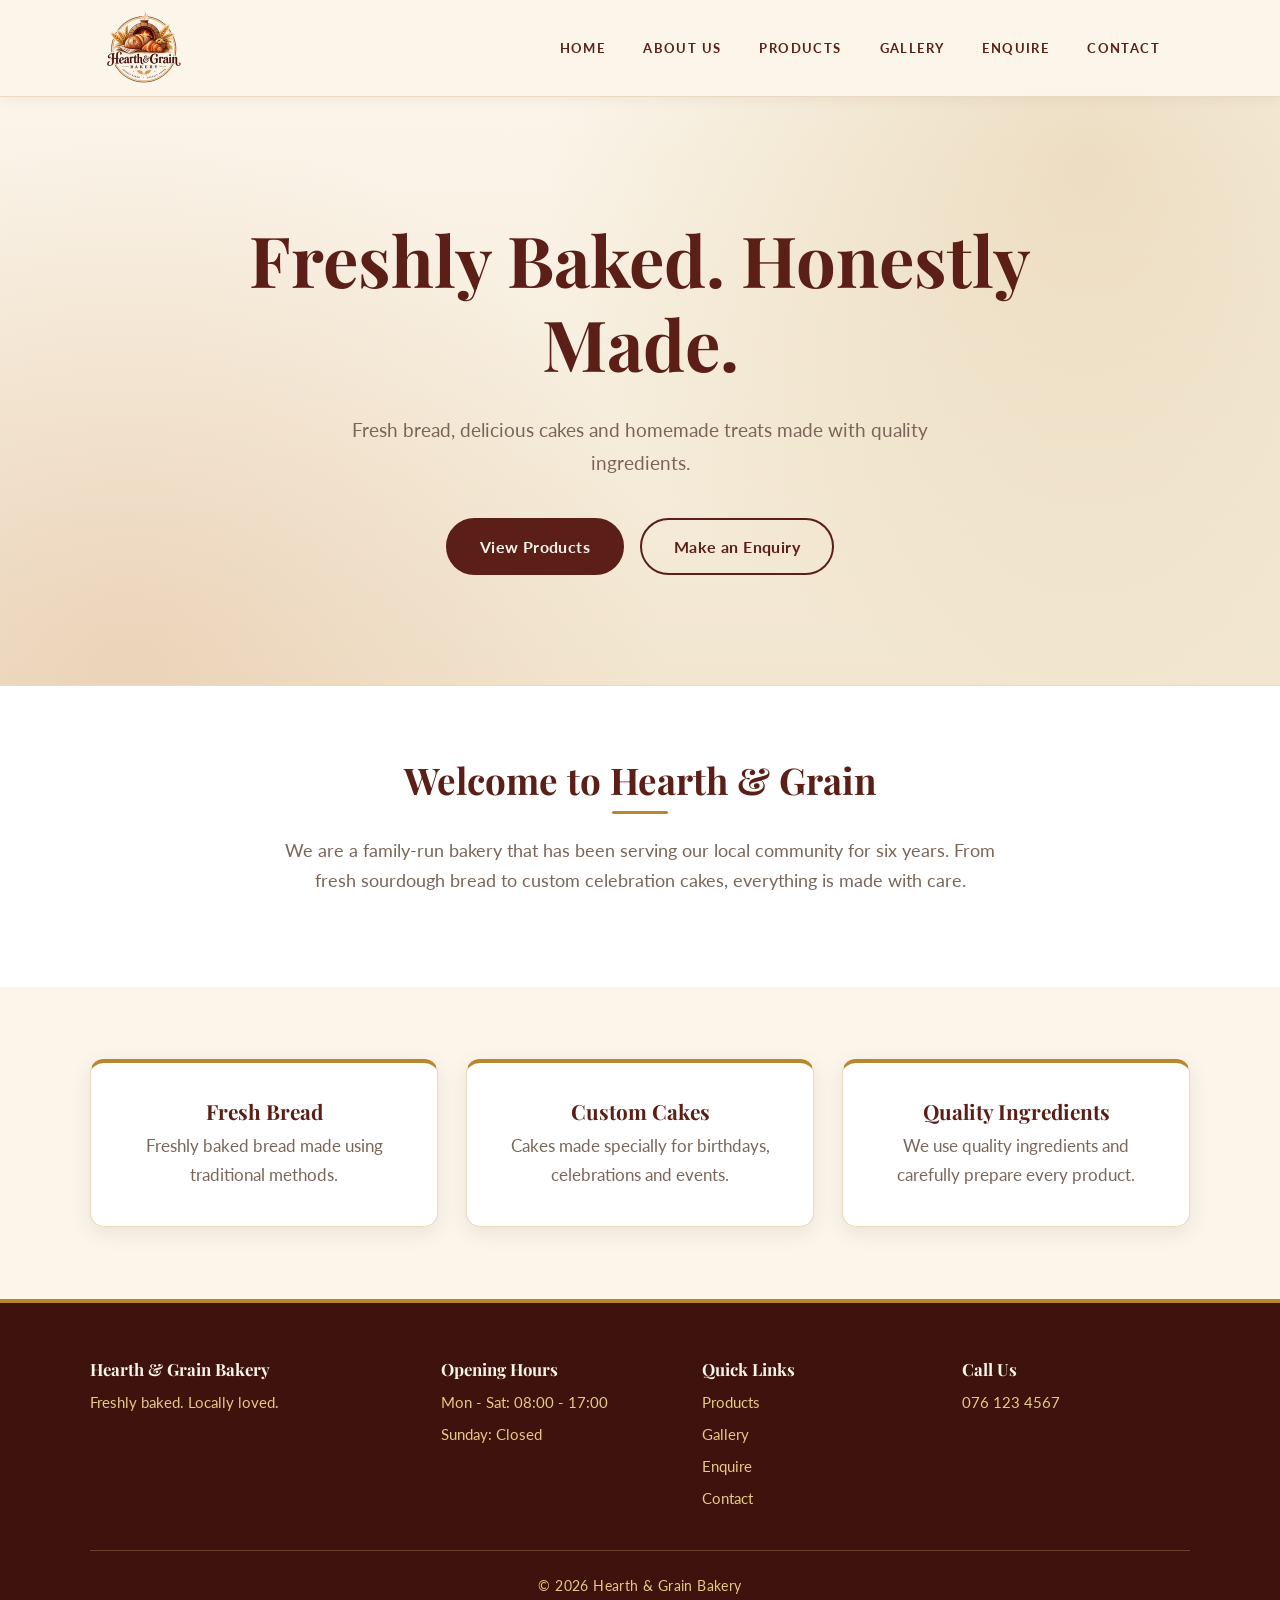
<file: index.html>
<!DOCTYPE html>
<html lang="en">
<head>
    <meta charset="UTF-8">
    <meta name="viewport" content="width=device-width, initial-scale=1.0">

    <title>Hearth &amp; Grain Bakery | Fresh Sourdough &amp; Custom Cakes in Polokwane</title>
    <meta name="description" content="Family-run bakery baking fresh sourdough, croissants, muffins and custom celebration cakes for six years. Browse our products or make an enquiry.">
    <meta name="keywords" content="bakery, sourdough bread, custom cakes, fresh baked goods, family bakery, Polokwane bakery, Hearth and Grain">
    <meta name="theme-color" content="#443d3a">
    <meta property="og:type" content="website">
    <meta property="og:title" content="Hearth &amp; Grain Bakery | Fresh Sourdough &amp; Custom Cakes in Polokwane">
    <meta property="og:description" content="Family-run bakery baking fresh sourdough, croissants, muffins and custom celebration cakes for six years. Browse our products or make an enquiry.">

    <link rel="stylesheet" href="css/style.css">
    <link rel="icon" type="image/png" href="images/hearth-grain-bakery-logo-160.png">
<script type="application/ld+json">
    {"@context":"https://schema.org","@type":"Bakery","name":"Hearth & Grain Bakery",
     "description":"Family-run bakery: fresh sourdough, pastries and custom celebration cakes.",
     "telephone":"+27761234567","openingHours":"Mo-Sa 08:00-17:00"}
    </script>
</head>

<body>

<header>
    <nav class="navbar">

       <div class="logo">
        <picture>
                <source type="image/webp" srcset="images/hearth-grain-bakery-logo-160.webp 160w, images/hearth-grain-bakery-logo-320.webp 320w" sizes="80px">
                <img src="images/hearth-grain-bakery-logo-160.png" srcset="images/hearth-grain-bakery-logo-160.png 160w, images/hearth-grain-bakery-logo-320.png 320w" sizes="80px" width="160" height="160" alt="Hearth & Grain Bakery Logo">
            </picture>
        </div>

        <button type="button" class="nav-toggle" aria-label="Open menu" aria-expanded="false" aria-controls="navLinks">&#9776;</button>

        <ul class="nav-links" id="navLinks">
            <li><a href="index.html">Home</a></li>
            <li><a href="about.html">About Us</a></li>
            <li><a href="product.html">Products</a></li>
            <li><a href="gallery.html">Gallery</a></li>
            <li><a href="enquiry.html">Enquire</a></li>
            <li><a href="contact.html">Contact</a></li>
        </ul>

    </nav>
</header>


<section class="hero">

    <div class="hero-content">

        <h1>Freshly Baked. Honestly Made.</h1>

        <p>
            Fresh bread, delicious cakes and homemade treats
            made with quality ingredients.
        </p>

        <div class="hero-buttons">
            <a href="product.html" class="button">View Products</a>
            <a href="enquiry.html" class="button secondary">Make an Enquiry</a>
        </div>

    </div>

</section>


<section class="welcome">

    <h2>Welcome to Hearth & Grain</h2>

    <p>
        We are a family-run bakery that has been serving our local
        community for six years. From fresh sourdough bread to
        custom celebration cakes, everything is made with care.
    </p>

    
</section>


<section class="features">

    <div class="feature">
        <h3>Fresh Bread</h3>
        <p>
            Freshly baked bread made using traditional methods.
        </p>
</div>

    <div class="feature">
        <h3>Custom Cakes</h3>
        <p>
            Cakes made specially for birthdays, celebrations and events.
        </p>
    </div>

    <div class="feature">
        <h3>Quality Ingredients</h3>
        <p>
            We use quality ingredients and carefully prepare every product.
        </p>
    </div>

</section>


<footer>

    <div class="footer-grid">

        <div>
            <h3>Hearth &amp; Grain Bakery</h3>
            <p>Freshly baked. Locally loved.</p>
        </div>

        <div>
            <h3>Opening Hours</h3>
            <p>Mon - Sat: 08:00 - 17:00</p>
            <p>Sunday: Closed</p>
        </div>

        <div>
            <h3>Quick Links</h3>
            <ul>
                <li><a href="product.html">Products</a></li>
                <li><a href="gallery.html">Gallery</a></li>
                <li><a href="enquiry.html">Enquire</a></li>
                <li><a href="contact.html">Contact</a></li>
            </ul>
        </div>

        <div>
            <h3>Call Us</h3>
            <p><a href="tel:+27761234567">076 123 4567</a></p>
        </div>

    </div>

    <p class="copyright">&copy; 2026 Hearth &amp; Grain Bakery</p>

</footer>

<script src="js/script.js"></script>

</body>
</html>
</file>
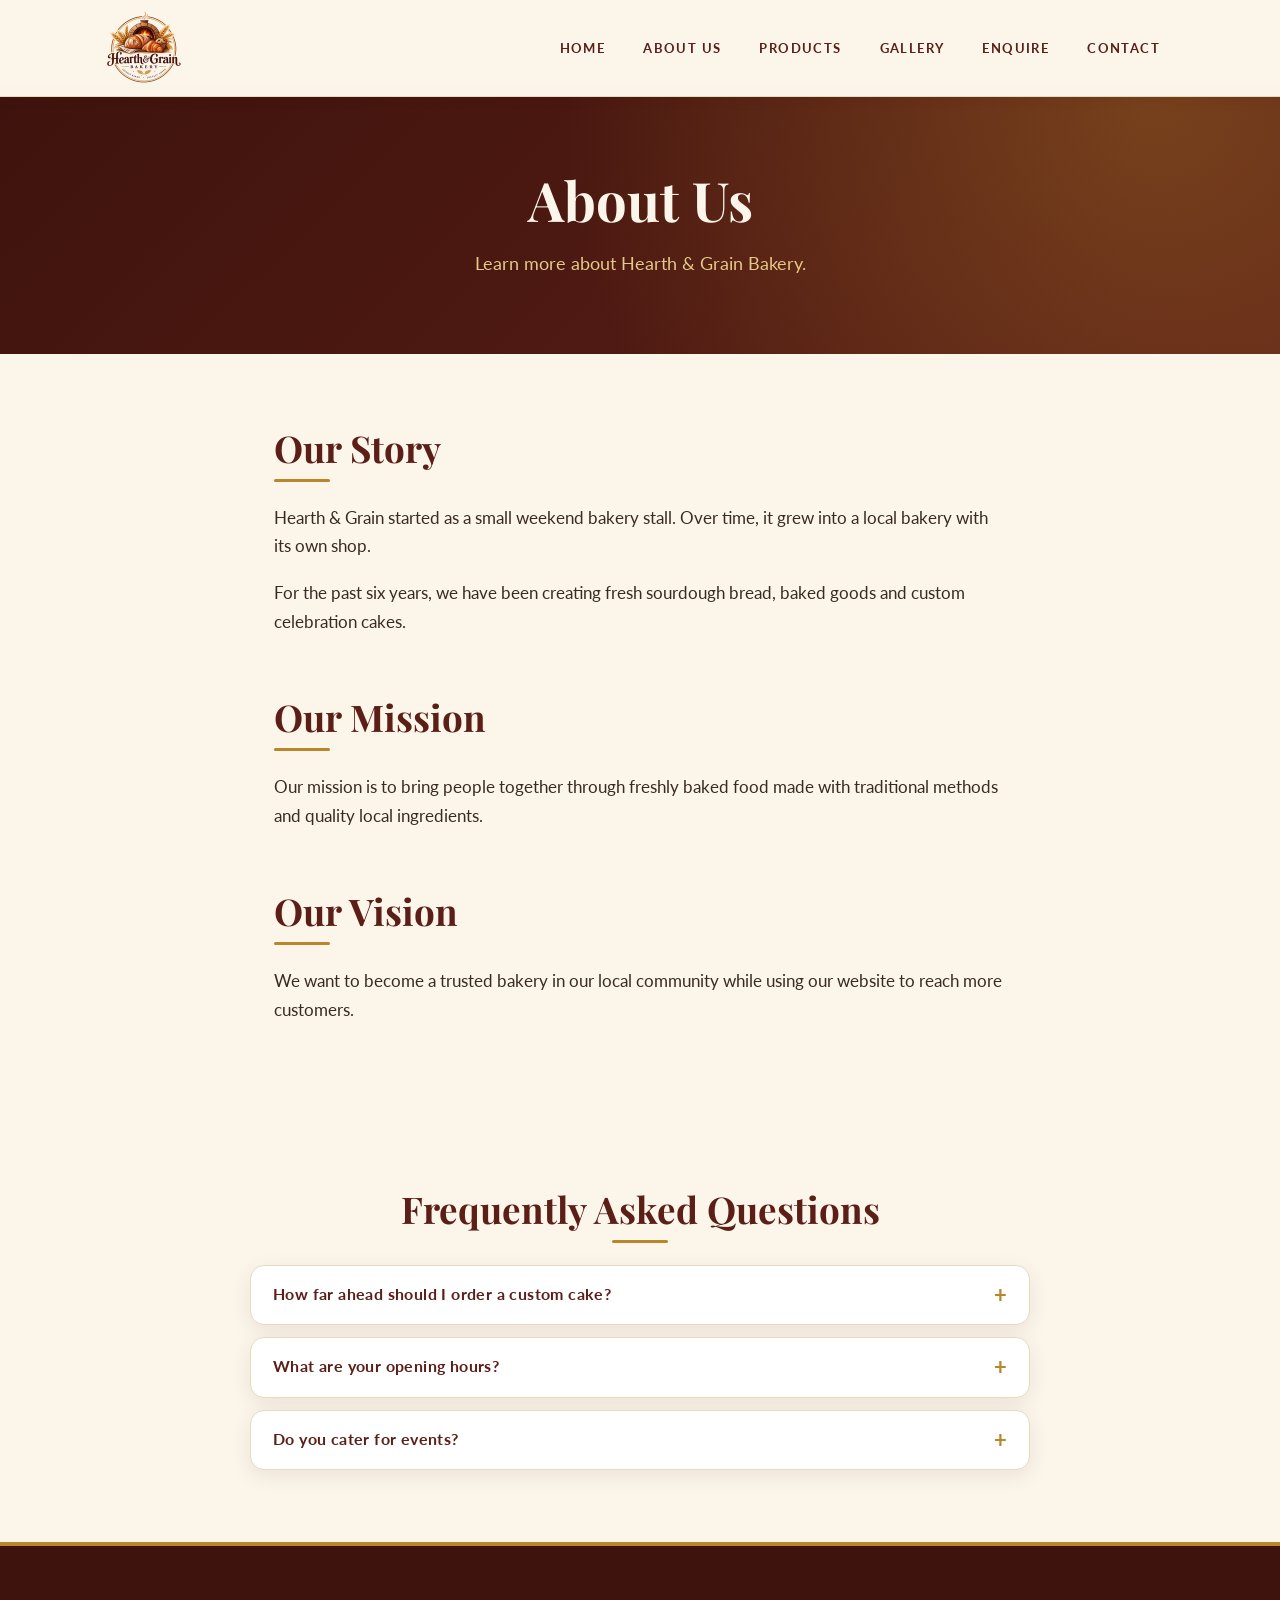
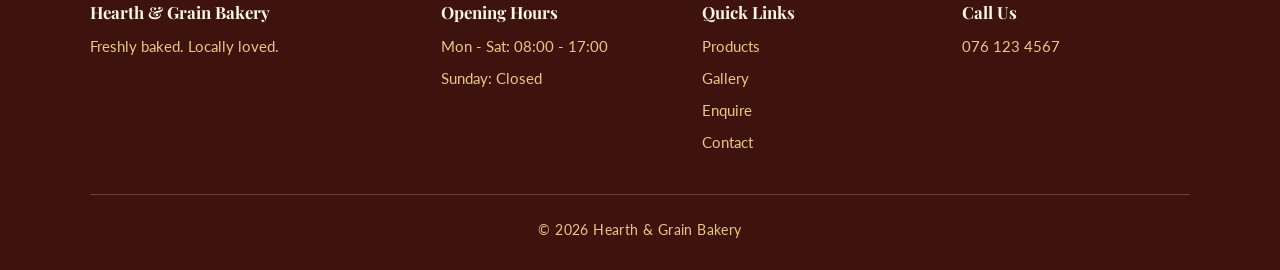
<file: about.html>
<!DOCTYPE html>
<html lang="en">
<head>
    <meta charset="UTF-8">
    <meta name="viewport" content="width=device-width, initial-scale=1.0">

    <title>About Us | Hearth &amp; Grain Bakery - Family-Run Local Bakery</title>
    <meta name="description" content="Learn how Hearth &amp; Grain grew from a weekend bakery stall into a local shop baking traditional sourdough and custom cakes with quality local ingredients.">
    <meta name="keywords" content="about Hearth and Grain, family bakery, bakery story, traditional baking, local ingredients, Polokwane bakery">
    <meta name="theme-color" content="#443d3a">
    <meta property="og:type" content="website">
    <meta property="og:title" content="About Us | Hearth &amp; Grain Bakery - Family-Run Local Bakery">
    <meta property="og:description" content="Learn how Hearth &amp; Grain grew from a weekend bakery stall into a local shop baking traditional sourdough and custom cakes with quality local ingredients.">

    <link rel="stylesheet" href="css/style.css">
    <link rel="icon" type="image/png" href="images/hearth-grain-bakery-logo-160.png">
</head>

<body>

<header>
    <nav class="navbar">

         <div class="logo">
            <picture>
                <source type="image/webp" srcset="images/hearth-grain-bakery-logo-160.webp 160w, images/hearth-grain-bakery-logo-320.webp 320w" sizes="80px">
                <img src="images/hearth-grain-bakery-logo-160.png" srcset="images/hearth-grain-bakery-logo-160.png 160w, images/hearth-grain-bakery-logo-320.png 320w" sizes="80px" width="160" height="160" alt="Hearth & Grain Bakery">
            </picture>
        </div>

        <button type="button" class="nav-toggle" aria-label="Open menu" aria-expanded="false" aria-controls="navLinks">&#9776;</button>

        <ul class="nav-links" id="navLinks">
            <li><a href="index.html">Home</a></li>
            <li><a href="about.html">About Us</a></li>
            <li><a href="product.html">Products</a></li>
            <li><a href="gallery.html">Gallery</a></li>
            <li><a href="enquiry.html">Enquire</a></li>
            <li><a href="contact.html">Contact</a></li>
        </ul>

    </nav>
</header>


<section class="page-header">

    <h1>About Us</h1>

    <p>
        Learn more about Hearth & Grain Bakery.
    </p>

</section>


<section class="content">

    <h2>Our Story</h2>

    <p>
        Hearth & Grain started as a small weekend bakery stall.
        Over time, it grew into a local bakery with its own shop.
    </p>

    <p>
        For the past six years, we have been creating fresh
        sourdough bread, baked goods and custom celebration cakes.
    </p>


    <h2>Our Mission</h2>

    <p>
        Our mission is to bring people together through freshly
        baked food made with traditional methods and quality
        local ingredients.
    </p>


    <h2>Our Vision</h2>

    <p>
        We want to become a trusted bakery in our local community
        while using our website to reach more customers.
    </p>

</section>


<section class="faq">

    <h2>Frequently Asked Questions</h2>

    <div class="accordion">
        <button type="button" class="accordion-btn" aria-expanded="false">How far ahead should I order a custom cake?</button>
        <div class="accordion-panel"><p>We ask for at least 5 days' notice for custom cakes, and a little longer for large or wedding cakes.</p></div>

        <button type="button" class="accordion-btn" aria-expanded="false">What are your opening hours?</button>
        <div class="accordion-panel"><p>We are open Monday to Saturday, 08:00 - 17:00, and closed on Sundays.</p></div>

        <button type="button" class="accordion-btn" aria-expanded="false">Do you cater for events?</button>
        <div class="accordion-panel"><p>Yes. Catering starts at 10 people and needs 7 days' notice. Use the enquiry form for an instant estimate.</p></div>
    </div>

</section>


<footer>

    <div class="footer-grid">

        <div>
            <h3>Hearth &amp; Grain Bakery</h3>
            <p>Freshly baked. Locally loved.</p>
        </div>

        <div>
            <h3>Opening Hours</h3>
            <p>Mon - Sat: 08:00 - 17:00</p>
            <p>Sunday: Closed</p>
        </div>

        <div>
            <h3>Quick Links</h3>
            <ul>
                <li><a href="product.html">Products</a></li>
                <li><a href="gallery.html">Gallery</a></li>
                <li><a href="enquiry.html">Enquire</a></li>
                <li><a href="contact.html">Contact</a></li>
            </ul>
        </div>

        <div>
            <h3>Call Us</h3>
            <p><a href="tel:+27761234567">076 123 4567</a></p>
        </div>

    </div>

    <p class="copyright">&copy; 2026 Hearth &amp; Grain Bakery</p>

</footer>

<script src="js/script.js"></script>

</body>
</html>
</file>
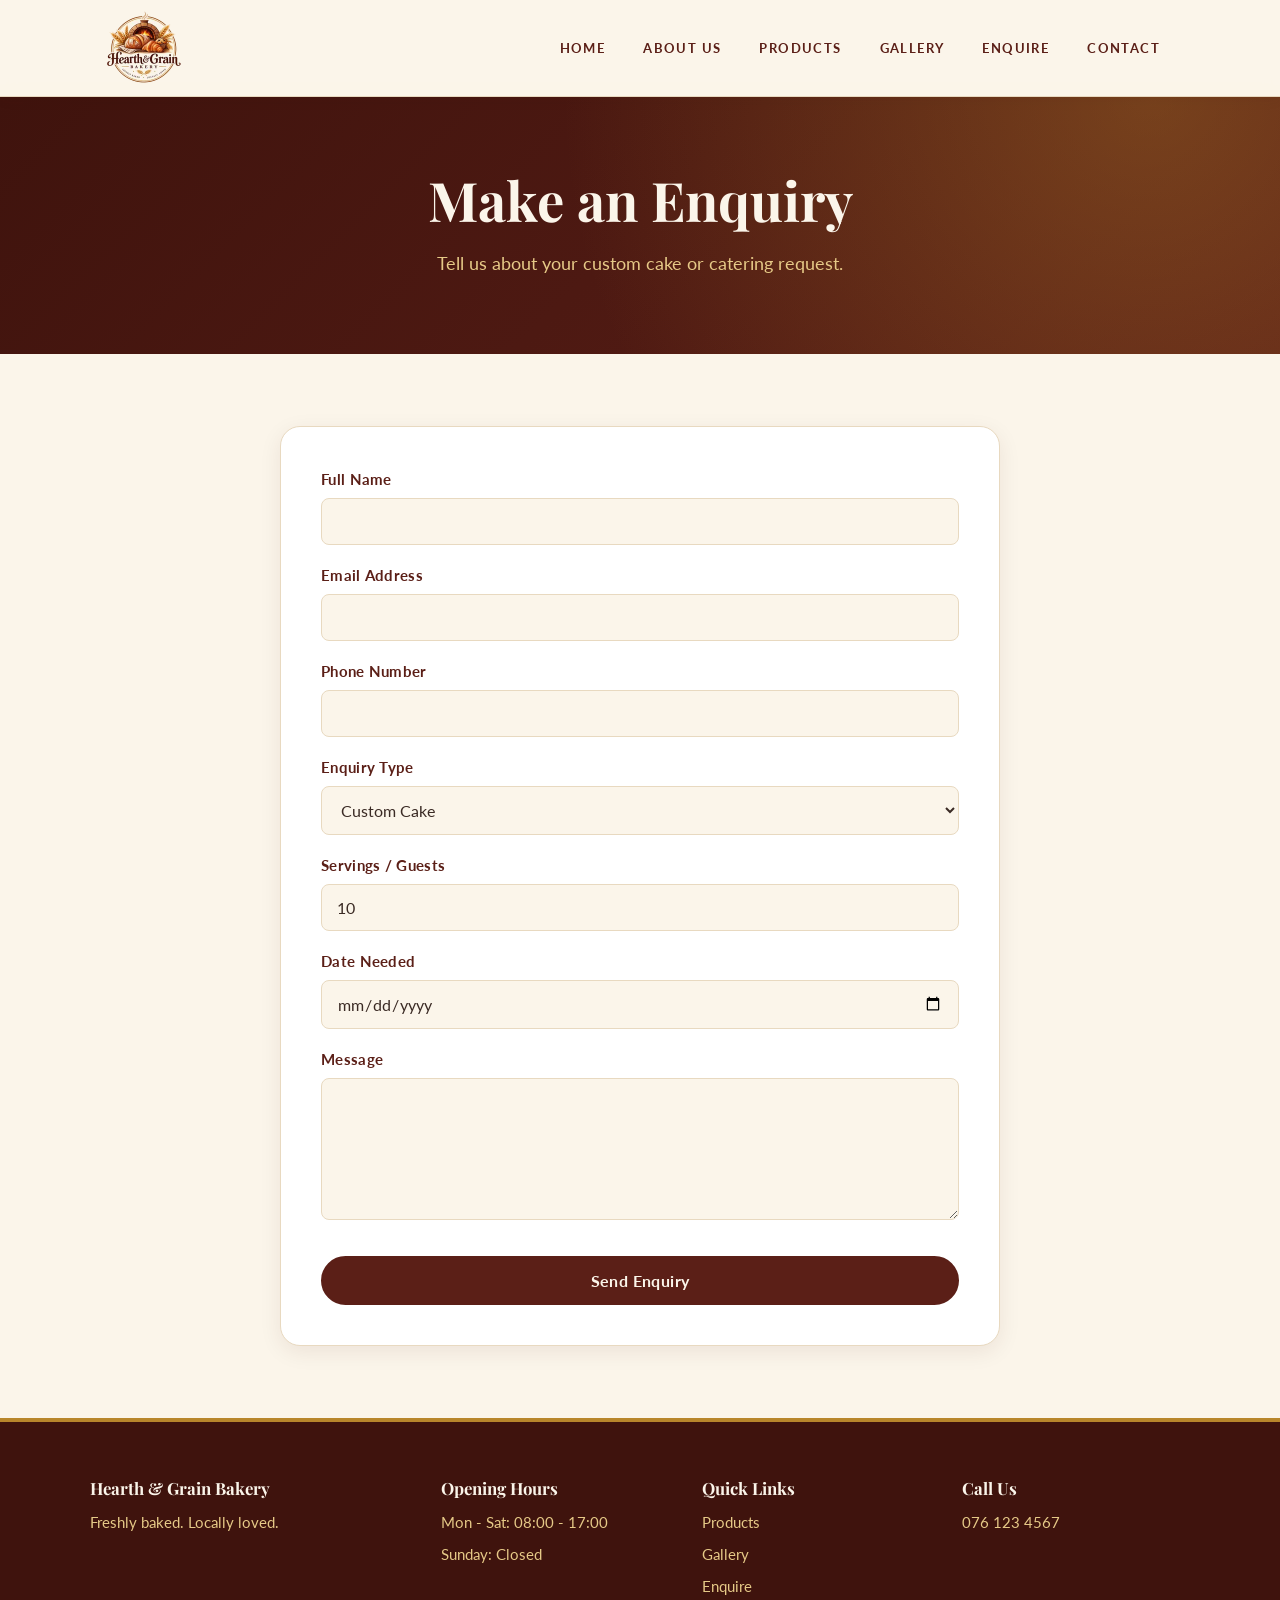
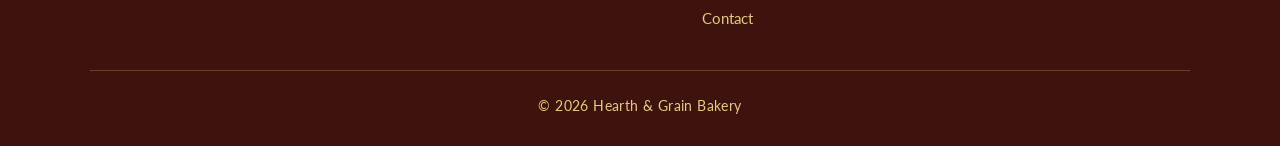
<file: enquiry.html>
<!DOCTYPE html>
<html lang="en">

<head>

    <meta charset="UTF-8">

    <meta name="viewport"
          content="width=device-width, initial-scale=1.0">

    <title>Custom Cake &amp; Catering Enquiry | Hearth &amp; Grain Bakery</title>
    <meta name="description" content="Enquire about a custom celebration cake or catering order. Get an instant cost estimate and availability check.">
    <meta name="keywords" content="custom cake enquiry, catering enquiry, birthday cakes, wedding cakes, celebration cakes, bakery catering">
    <meta name="theme-color" content="#443d3a">
    <meta property="og:type" content="website">
    <meta property="og:title" content="Custom Cake &amp; Catering Enquiry | Hearth &amp; Grain Bakery">
    <meta property="og:description" content="Enquire about a custom celebration cake or catering order. Get an instant cost estimate and availability check.">

    <link rel="stylesheet" href="css/style.css">
    <link rel="icon" type="image/png" href="images/hearth-grain-bakery-logo-160.png">

</head>

<body>

<header>

    <nav class="navbar">

        <div class="logo">
           <picture>
                <source type="image/webp" srcset="images/hearth-grain-bakery-logo-160.webp 160w, images/hearth-grain-bakery-logo-320.webp 320w" sizes="80px">
                <img src="images/hearth-grain-bakery-logo-160.png" srcset="images/hearth-grain-bakery-logo-160.png 160w, images/hearth-grain-bakery-logo-320.png 320w" sizes="80px" width="160" height="160" alt="Hearth & Grain Bakery">
            </picture>
        </div>

        <button type="button" class="nav-toggle" aria-label="Open menu" aria-expanded="false" aria-controls="navLinks">&#9776;</button>

        <ul class="nav-links" id="navLinks">

            <li><a href="index.html">Home</a></li>

            <li><a href="about.html">About Us</a></li>

            <li><a href="product.html">Products</a></li>

            <li><a href="gallery.html">Gallery</a></li>
            <li><a href="enquiry.html">Enquire</a></li>

            <li><a href="contact.html">Contact</a></li>

        </ul>

    </nav>

</header>


<section class="page-header">

    <h1>Make an Enquiry</h1>

    <p>
        Tell us about your custom cake or catering request.
    </p>

</section>


<section class="form-section">

    <form id="enquiryForm" action="https://formspree.io/f/YOUR_FORM_ID" method="post" novalidate>

        <label for="name">Full Name</label>

        <input type="text"
               id="name"
               name="name"
               required>


        <label for="email">Email Address</label>

        <input type="email"
               id="email"
               name="email"
               required>


        <label for="phone">Phone Number</label>

        <input type="tel"
               id="phone"
               name="phone">


        <label for="type">Enquiry Type</label>

        <select id="type" name="type">

            <option value="cake">
                Custom Cake
            </option>

            <option value="catering">
                Catering
            </option>

            <option value="other">
                Other
            </option>

        </select>


        <label for="quantity">Servings / Guests</label>

        <input type="number" id="quantity" name="quantity" min="1" max="500" value="10">


        <label for="date">Date Needed</label>

        <input type="date" id="date" name="date">


        <label for="message">Message</label>

        <textarea id="message"
                  name="message"
                  rows="6"
                  required></textarea>


        <button type="submit" class="button">
            Send Enquiry
        </button>

    </form>

    <div id="enquiryResult" class="result-box" aria-live="polite"></div>

</section>


<footer>

    <div class="footer-grid">

        <div>
            <h3>Hearth &amp; Grain Bakery</h3>
            <p>Freshly baked. Locally loved.</p>
        </div>

        <div>
            <h3>Opening Hours</h3>
            <p>Mon - Sat: 08:00 - 17:00</p>
            <p>Sunday: Closed</p>
        </div>

        <div>
            <h3>Quick Links</h3>
            <ul>
                <li><a href="product.html">Products</a></li>
                <li><a href="gallery.html">Gallery</a></li>
                <li><a href="enquiry.html">Enquire</a></li>
                <li><a href="contact.html">Contact</a></li>
            </ul>
        </div>

        <div>
            <h3>Call Us</h3>
            <p><a href="tel:+27761234567">076 123 4567</a></p>
        </div>

    </div>

    <p class="copyright">&copy; 2026 Hearth &amp; Grain Bakery</p>

</footer>

<script src="js/script.js"></script>

</body>

</html>
</file>
<file: css/style.css>
/*
=========================================================
HEARTH & GRAIN BAKERY - style.css
Built for: index, about, product, gallery, enquiry, contact
Palette taken from the logo: deep brown, wheat gold, cream
=========================================================

CONTENTS
 0. Fonts & theme variables      9. Cards: features / products
 1. Reset & base                10. Page headers & content pages
 2. Typography                  11. Forms, errors & results
 3. Layout helpers              12. Accordion (FAQ)
 4. Buttons                     13. Gallery & lightbox
 5. Header & navigation         14. Map
 6. Hero                        15. Footer
 7. Section backgrounds         16. Animations & accessibility
 8. Welcome / custom cake CTA   17. Responsive (tablet / phone)
*/

/* --------------------------------------
0. FONTS & THEME VARIABLES
-------------------------------------- */
@import url("https://fonts.googleapis.com/css2?family=Lato:wght@400;700&family=Playfair+Display:wght@500;700&display=swap");

:root {
    --maroon: #5b1f17;          /* logo lettering */
    --maroon-dark: #3f130d;
    --gold: #b8862b;            /* wheat */
    --gold-light: #e6c987;
    --terracotta: #c97c4b;      /* matches the product page */
    --cream: #fbf5ea;
    --cream-deep: #f2e6d0;
    --white: #ffffff;
    --text: #3a2a24;
    --text-soft: #7a6558;
    --border: #e8d9c0;
    --error: #b3261e;
    --success: #2e7d32;

    --shadow-soft: 0 6px 22px rgba(63, 19, 13, 0.08);
    --shadow-lift: 0 14px 34px rgba(63, 19, 13, 0.16);
    --radius-sm: 8px;
    --radius-md: 14px;
    --radius-lg: 20px;

    --font-display: "Playfair Display", Georgia, "Times New Roman", serif;
    --font-body: "Lato", "Segoe UI", Arial, sans-serif;

    /* side padding that keeps content inside a 1100px column */
    --gutter: max(5%, calc((100% - 1100px) / 2));
}

/* --------------------------------------
1. RESET & BASE
-------------------------------------- */
*,
*::before,
*::after {
    box-sizing: border-box;
}

html {
    scroll-behavior: smooth;
}

body {
    margin: 0;
    font-family: var(--font-body);
    font-size: 1.05rem;
    line-height: 1.7;
    color: var(--text);
    background-color: var(--cream);
    -webkit-font-smoothing: antialiased;
}

img,
video {
    max-width: 100%;
    height: auto;
}

ul {
    list-style: none;
    margin: 0;
    padding: 0;
}

::selection {
    background: var(--gold-light);
    color: var(--maroon-dark);
}

/* --------------------------------------
2. TYPOGRAPHY
-------------------------------------- */
h1,
h2,
h3 {
    font-family: var(--font-display);
    color: var(--maroon);
    line-height: 1.2;
    margin: 0 0 0.6em;
}

h1 { font-size: clamp(2.2rem, 5vw, 3.4rem); }
h2 { font-size: clamp(1.7rem, 3.4vw, 2.3rem); }
h3 { font-size: 1.3rem; }

/* small gold rule under every h2 */
h2::after {
    content: "";
    display: block;
    width: 56px;
    height: 3px;
    margin-top: 0.55rem;
    background: var(--gold);
    border-radius: 2px;
}

p {
    margin: 0 0 1.1em;
}

a {
    color: var(--maroon);
    transition: color 0.25s ease;
}

a:hover {
    color: var(--terracotta);
}

/* --------------------------------------
3. LAYOUT HELPERS
-------------------------------------- */
section {
    padding: 72px var(--gutter);
}

/* centred section titles */
.welcome,
.features,
.faq,
.gallery-section,
.form-section,
.products-section,
.custom-cakes {
    text-align: center;
}

.welcome h2::after,
.faq h2::after,
.gallery-section h2::after,
.form-section h2::after,
.products-section h2::after,
.custom-cakes h2::after {
    margin-left: auto;
    margin-right: auto;
}

/* reading-width pages */
.content,
.contact {
    max-width: 860px;
    margin: 0 auto;
    padding-left: 5%;
    padding-right: 5%;
}

.sr-only {
    position: absolute;
    width: 1px;
    height: 1px;
    overflow: hidden;
    clip: rect(0 0 0 0);
    white-space: nowrap;
}

/* --------------------------------------
4. BUTTONS
-------------------------------------- */
.button,
button {
    display: inline-block;
    font-family: var(--font-body);
    font-size: 1rem;
    font-weight: 700;
    letter-spacing: 0.4px;
    text-decoration: none;
    text-align: center;
    color: var(--cream);
    background-color: var(--maroon);
    border: 2px solid var(--maroon);
    border-radius: 999px;
    padding: 13px 32px;
    cursor: pointer;
    transition: background-color 0.25s ease, color 0.25s ease, transform 0.2s ease, box-shadow 0.25s ease;
}

.button:hover,
button:hover {
    color: var(--white);
    background-color: var(--maroon-dark);
    border-color: var(--maroon-dark);
    transform: translateY(-2px);
    box-shadow: 0 10px 22px rgba(63, 19, 13, 0.25);
}

.button:active,
button:active {
    transform: scale(0.97);
}

.button.secondary {
    background-color: transparent;
    color: var(--maroon);
}

.button.secondary:hover {
    background-color: var(--maroon);
    color: var(--cream);
}

button:disabled {
    opacity: 0.6;
    cursor: wait;
    transform: none;
}

/* --------------------------------------
5. HEADER & NAVIGATION
-------------------------------------- */
header {
    position: sticky;
    top: 0;
    z-index: 100;
    background-color: rgba(251, 245, 234, 0.96);
    backdrop-filter: blur(8px);
    border-bottom: 1px solid var(--border);
    box-shadow: 0 2px 14px rgba(63, 19, 13, 0.06);
}

.navbar {
    display: flex;
    align-items: center;
    justify-content: space-between;
    gap: 20px;
    max-width: 1200px;
    margin: 0 auto;
    padding: 8px 5%;
}

.logo img {
    display: block;
    height: 80px;
    width: auto;
    transition: transform 0.3s ease;
}

.logo img:hover {
    transform: scale(1.05);
}

.nav-links {
    display: flex;
    align-items: center;
    gap: 6px;
}

.nav-links a {
    position: relative;
    display: block;
    padding: 10px 16px;
    font-size: 0.82rem;
    font-weight: 700;
    letter-spacing: 1.4px;
    text-transform: uppercase;
    text-decoration: none;
    color: var(--maroon);
}

/* hamburger button (shown on small screens only) */
.nav-toggle {
    display: none;
    padding: 6px 14px;
    font-size: 1.5rem;
    line-height: 1;
    color: var(--maroon);
    background: transparent;
    border: 1.5px solid var(--border);
    border-radius: 10px;
}

.nav-toggle:hover {
    color: var(--maroon);
    background: var(--cream-deep);
    transform: none;
    box-shadow: none;
}

/* animated gold underline */
.nav-links a::after {
    content: "";
    position: absolute;
    left: 16px;
    right: 16px;
    bottom: 4px;
    height: 2px;
    background: var(--gold);
    transform: scaleX(0);
    transform-origin: left;
    transition: transform 0.3s ease;
}

.nav-links a:hover {
    color: var(--maroon);
}

.nav-links a:hover::after,
.nav-links a.active::after,
.nav-links a[aria-current="page"]::after {
    transform: scaleX(1);
}

/* --------------------------------------
6. HERO (home page)
-------------------------------------- */
.hero {
    padding: 120px var(--gutter) 110px;
    text-align: center;
    background:
        radial-gradient(circle at 85% 10%, rgba(184, 134, 43, 0.2), transparent 45%),
        radial-gradient(circle at 10% 95%, rgba(201, 124, 75, 0.18), transparent 42%),
        linear-gradient(180deg, var(--cream), var(--cream-deep));
    border-bottom: 1px solid var(--border);
}

.hero-content {
    max-width: 800px;
    margin: 0 auto;
}

.hero h1 {
    font-size: clamp(2.5rem, 6.5vw, 4.4rem);
    margin-bottom: 0.4em;
}

.hero p {
    max-width: 620px;
    margin: 0 auto 2em;
    font-size: 1.2rem;
    color: var(--text-soft);
}

.hero-buttons {
    display: flex;
    justify-content: center;
    flex-wrap: wrap;
    gap: 16px;
}

/* --------------------------------------
7. SECTION BACKGROUNDS
-------------------------------------- */
.welcome,
.gallery-section {
    background-color: var(--white);
}

.features,
.faq {
    background-color: var(--cream);
}

.welcome p {
    max-width: 720px;
    margin-left: auto;
    margin-right: auto;
    color: var(--text-soft);
    font-size: 1.1rem;
}

/* --------------------------------------
8. CUSTOM CAKE CALL TO ACTION
   (product.html sets its background in an inline style)
-------------------------------------- */
.custom-cakes h2,
.custom-cakes p {
    color: var(--maroon-dark);
}

.custom-cakes h2::after {
    background: var(--maroon-dark);
}

.custom-cakes p {
    max-width: 560px;
    margin-left: auto;
    margin-right: auto;
}

/* --------------------------------------
9. CARDS: FEATURES & PRODUCTS
-------------------------------------- */
.features {
    display: grid;
    grid-template-columns: repeat(auto-fit, minmax(240px, 1fr));
    gap: 28px;
}

.feature {
    background: var(--white);
    padding: 36px 28px;
    border: 1px solid var(--border);
    border-top: 4px solid var(--gold);
    border-radius: var(--radius-md);
    box-shadow: var(--shadow-soft);
    transition: transform 0.3s ease, box-shadow 0.3s ease, opacity 0.7s ease;
}

.feature h3 {
    margin-bottom: 0.4em;
}

.feature p {
    margin: 0;
    color: var(--text-soft);
}

.feature:hover,
.product-card:hover {
    transform: translateY(-6px);
    box-shadow: var(--shadow-lift);
}

.product-card {
    text-align: left;
    border: 1px solid var(--border);
    animation: fadeUp 0.5s ease both;
    transition: transform 0.3s ease, box-shadow 0.3s ease;
}

.product-card img {
    transition: transform 0.5s ease;
}

.product-card:hover img {
    transform: scale(1.05);
}

.product-info h3 {
    color: var(--maroon);
}

.product-info p {
    color: var(--text-soft);
}

/* search / filter / sort bar on product.html */
.toolbar {
    display: flex;
    flex-wrap: wrap;
    gap: 12px;
    max-width: 900px;
    margin: 0 auto 20px;
}

.toolbar input,
.toolbar select {
    flex: 1 1 200px;
    margin-top: 0;
}

#resultCount {
    text-align: center;
    color: var(--text-soft);
    font-size: 0.95rem;
    margin-bottom: 24px;
}

.no-results {
    grid-column: 1 / -1;
    text-align: center;
    color: var(--text-soft);
}

/* --------------------------------------
9b. PRODUCTS PAGE (moved from inline <style> in product.html)
-------------------------------------- */
.products {
    display: grid;
    grid-template-columns: repeat(3, 1fr);
    gap: 28px;
}

.product-card {
    overflow: hidden;
    background-color: var(--white);
    border-radius: var(--radius-md);
    box-shadow: var(--shadow-soft);
}

.product-card img {
    display: block;
    width: 100%;
    height: 200px;
    object-fit: cover;
}

.product-info {
    padding: 22px;
}

.product-info h3 {
    margin-bottom: 0.3em;
    font-size: 1.3rem;
}

.product-info p {
    margin-bottom: 0.8em;
    font-size: 0.97rem;
}

.price {
    font-size: 1.15rem;
    font-weight: 700;
    color: #9c5528;
}

.custom-cakes {
    background: linear-gradient(135deg, #d89463, var(--terracotta));
}

/* --------------------------------------
10. PAGE HEADERS & CONTENT PAGES
-------------------------------------- */
.page-header {
    padding: 70px var(--gutter);
    text-align: center;
    color: var(--cream);
    background:
        radial-gradient(circle at 90% 0%, rgba(184, 134, 43, 0.35), transparent 50%),
        linear-gradient(135deg, var(--maroon-dark), var(--maroon));
}

.page-header h1 {
    color: var(--cream);
    margin-bottom: 0.3em;
}

.page-header p {
    max-width: 640px;
    margin: 0 auto 0.3em;
    font-size: 1.1rem;
    color: var(--gold-light);
}

.content h2,
.contact h2 {
    margin-top: 1.6em;
}

.content h2:first-child,
.contact h2:first-child {
    margin-top: 0;
}

.contact h3 {
    margin-top: 1.6em;
    font-size: 1.2rem;
}

/* --------------------------------------
11. FORMS, ERRORS & RESULTS
-------------------------------------- */
.form-section > form,
.form-section > .result,
.form-section > .result-box,
.form-section > #contactResult {
    max-width: 720px;
    margin-left: auto;
    margin-right: auto;
}

form {
    text-align: left;
    background: var(--white);
    padding: 40px;
    border: 1px solid var(--border);
    border-radius: var(--radius-lg);
    box-shadow: var(--shadow-soft);
}

label {
    display: block;
    margin: 18px 0 6px;
    font-size: 0.92rem;
    font-weight: 700;
    letter-spacing: 0.3px;
    color: var(--maroon);
}

label:first-child {
    margin-top: 0;
}

input,
textarea,
select {
    width: 100%;
    padding: 13px 15px;
    font-family: var(--font-body);
    font-size: 1rem;
    color: var(--text);
    background-color: var(--cream);
    border: 1.5px solid var(--border);
    border-radius: var(--radius-sm);
    transition: border-color 0.25s ease, box-shadow 0.25s ease, background-color 0.25s ease;
}

input:hover,
textarea:hover,
select:hover {
    border-color: var(--gold-light);
}

input:focus,
textarea:focus,
select:focus {
    outline: none;
    background-color: var(--white);
    border-color: var(--gold);
    box-shadow: 0 0 0 4px rgba(184, 134, 43, 0.2);
}

textarea {
    min-height: 130px;
    resize: vertical;
}

form button[type="submit"] {
    margin-top: 28px;
    width: 100%;
}

/* validation */
.error {
    display: block;
    margin-top: 5px;
    font-size: 0.88rem;
    color: var(--error);
}

input.invalid,
textarea.invalid,
select.invalid {
    border-color: var(--error);
    box-shadow: 0 0 0 4px rgba(179, 38, 30, 0.12);
}

/* quote / confirmation panel */
.result {
    margin-top: 28px;
    padding: 26px 30px;
    text-align: left;
    background: var(--white);
    border: 1px solid var(--border);
    border-left: 6px solid var(--success);
    border-radius: var(--radius-md);
    box-shadow: var(--shadow-soft);
}

.result.unavailable {
    border-left-color: var(--error);
}

.result h3 {
    margin-bottom: 0.4em;
}

.result p:last-child {
    margin-bottom: 0;
}

.result pre {
    white-space: pre-wrap;
    padding: 16px;
    margin: 14px 0 20px;
    font-family: var(--font-body);
    font-size: 0.95rem;
    background: var(--cream);
    border-radius: var(--radius-sm);
}

/* --------------------------------------
12. ACCORDION (FAQ)
-------------------------------------- */
.accordion {
    max-width: 780px;
    margin: 0 auto;
    text-align: left;
}

.accordion-btn {
    display: block;
    width: 100%;
    margin-top: 12px;
    padding: 18px 22px;
    text-align: left;
    font-size: 1.02rem;
    color: var(--maroon);
    background: var(--white);
    border: 1px solid var(--border);
    border-radius: var(--radius-md);
    box-shadow: var(--shadow-soft);
}

.accordion-btn::after {
    content: "+";
    float: right;
    font-size: 1.4rem;
    line-height: 1;
    color: var(--gold);
}

.accordion-btn[aria-expanded="true"]::after {
    content: "\2212";
}

.accordion-btn:hover {
    color: var(--maroon);
    background: var(--cream-deep);
    border-color: var(--border);
    transform: none;
    box-shadow: var(--shadow-soft);
}

.accordion-panel {
    max-height: 0;
    overflow: hidden;
    padding: 0 22px;
    transition: max-height 0.35s ease;
}

.accordion-panel p {
    margin: 14px 0 6px;
    color: var(--text-soft);
}

/* --------------------------------------
13. GALLERY & LIGHTBOX
-------------------------------------- */
.gallery {
    display: grid;
    grid-template-columns: repeat(3, 1fr);
    gap: 20px;
    margin-top: 36px;
}

.gallery-item {
    display: block;
    overflow: hidden;
    border-radius: var(--radius-md);
    box-shadow: var(--shadow-soft);
}

.gallery-item img {
    display: block;
    width: 100%;
    height: 240px;
    object-fit: cover;
    transition: transform 0.5s ease;
}

.gallery-item:hover img {
    transform: scale(1.08);
}

video {
    display: block;
    width: 100%;
    max-width: 800px;
    margin: 0 auto;
    border-radius: var(--radius-md);
}

.lightbox {
    position: fixed;
    inset: 0;
    z-index: 1000;
    display: flex;
    flex-direction: column;
    align-items: center;
    justify-content: center;
    padding: 20px;
    background: rgba(30, 10, 6, 0.92);
}

.lightbox[hidden] {
    display: none;
}

.lightbox img {
    max-width: 90vw;
    max-height: 75vh;
    border-radius: var(--radius-sm);
    box-shadow: 0 20px 60px rgba(0, 0, 0, 0.5);
}

.lightbox-caption {
    margin: 14px 0 0;
    color: var(--cream);
    text-align: center;
}

.lb-btn {
    position: absolute;
    width: 48px;
    height: 48px;
    padding: 0;
    font-size: 1.8rem;
    line-height: 1;
    color: var(--cream);
    background: rgba(255, 255, 255, 0.16);
    border: none;
}

.lb-btn:hover {
    background: rgba(255, 255, 255, 0.3);
    transform: none;
    box-shadow: none;
}

.lb-close { top: 20px; right: 20px; }
.lb-prev { left: 20px; top: 50%; }
.lb-next { right: 20px; top: 50%; }

.no-scroll {
    overflow: hidden;
}

/* --------------------------------------
14. MAP
-------------------------------------- */
.map {
    position: relative;
    z-index: 0;
    isolation: isolate;
    height: 400px;
    margin-top: 16px;
    overflow: hidden;
    border: 1px solid var(--border);
    border-radius: var(--radius-md);
    box-shadow: var(--shadow-soft);
}

.map iframe {
    width: 100%;
    height: 100%;
    border: 0;
}

/* --------------------------------------
15. FOOTER
-------------------------------------- */
footer {
    padding: 56px var(--gutter) 28px;
    color: var(--gold-light);
    background-color: var(--maroon-dark);
    border-top: 4px solid var(--gold);
}

.footer-grid {
    display: grid;
    grid-template-columns: 1.4fr 1fr 1fr 1fr;
    gap: 32px;
    padding-bottom: 32px;
    border-bottom: 1px solid rgba(230, 201, 135, 0.25);
}

footer h3 {
    margin-bottom: 0.7em;
    font-size: 1.05rem;
    color: var(--cream);
}

footer p {
    margin: 0 0 0.4em;
    font-size: 0.95rem;
}

footer li {
    margin-bottom: 0.4em;
    font-size: 0.95rem;
}

footer a {
    color: var(--gold-light);
    text-decoration: none;
}

footer a:hover {
    color: var(--white);
    text-decoration: underline;
}

.copyright {
    margin: 24px 0 0;
    text-align: center;
    font-size: 0.85rem;
    letter-spacing: 0.4px;
}

/* --------------------------------------
16. ANIMATIONS & ACCESSIBILITY
-------------------------------------- */
@keyframes fadeUp {
    from { opacity: 0; transform: translateY(16px); }
    to   { opacity: 1; transform: none; }
}

/* classes added by script.js */
.reveal {
    opacity: 0;
    transform: translateY(24px);
    transition: opacity 0.7s ease, transform 0.7s ease;
}

.reveal.visible {
    opacity: 1;
    transform: none;
}

a:focus-visible,
button:focus-visible,
input:focus-visible,
select:focus-visible,
textarea:focus-visible {
    outline: 3px solid var(--gold);
    outline-offset: 3px;
}

@media (prefers-reduced-motion: reduce) {
    * {
        animation: none !important;
        transition: none !important;
        scroll-behavior: auto !important;
    }
    .reveal {
        opacity: 1;
        transform: none;
    }
}

/* --------------------------------------
17. RESPONSIVE
-------------------------------------- */

/* Tablets */
@media (max-width: 900px) {
    .products {
        grid-template-columns: repeat(2, 1fr);
    }

    .footer-grid {
        grid-template-columns: 1fr 1fr;
    }

    .gallery {
        grid-template-columns: repeat(2, 1fr);
    }
}

@media (max-width: 768px) {
    section {
        padding: 56px 6%;
    }

    .navbar {
        flex-wrap: wrap;
        padding: 8px 4%;
    }

    .logo img {
        height: 64px;
    }

    .nav-toggle {
        display: block;
    }

    /* menu collapses into a dropdown */
    .nav-links {
        display: none;
        flex-direction: column;
        align-items: stretch;
        width: 100%;
        gap: 0;
        padding: 6px 0 12px;
        border-top: 1px solid var(--border);
    }

    .nav-links.open {
        display: flex;
    }

    .nav-links a {
        padding: 14px 8px;
        font-size: 0.9rem;
        text-align: center;
    }

    .nav-links a::after {
        left: 35%;
        right: 35%;
        bottom: 8px;
    }

    .hero {
        padding: 80px 6% 70px;
    }

    .hero p {
        font-size: 1.05rem;
    }

    .page-header {
        padding: 52px 6%;
    }

    form {
        padding: 28px;
    }

    .map {
        height: 340px;
    }
}

/* Phones */
@media (max-width: 600px) {
    .products {
        grid-template-columns: 1fr;
    }
}

@media (max-width: 480px) {
    .footer-grid {
        grid-template-columns: 1fr;
        text-align: center;
    }

    body {
        font-size: 1rem;
    }

    .hero-buttons {
        flex-direction: column;
        align-items: stretch;
    }

    .button {
        width: 100%;
    }

    .gallery {
        grid-template-columns: 1fr;
    }

    .gallery-item img {
        height: 220px;
    }

    form {
        padding: 22px 18px;
    }

    .result {
        padding: 20px;
    }

    .accordion-btn {
        padding: 15px 16px;
    }

    .map {
        height: 300px;
    }
}

/* Large screens */
@media (min-width: 1600px) {
    html { font-size: 112.5%; }
}

/* Short landscape phones */
@media (max-height: 480px) and (orientation: landscape) {
    header { position: static; }
    .hero { padding: 50px 6%; }
}

/* Touch screens: no sticky hover effects */
@media (hover: none) {
    .feature:hover, .product-card:hover, .button:hover, button:hover { transform: none; }
    .gallery-item:hover img, .product-card:hover img { transform: none; }
}
</file>
